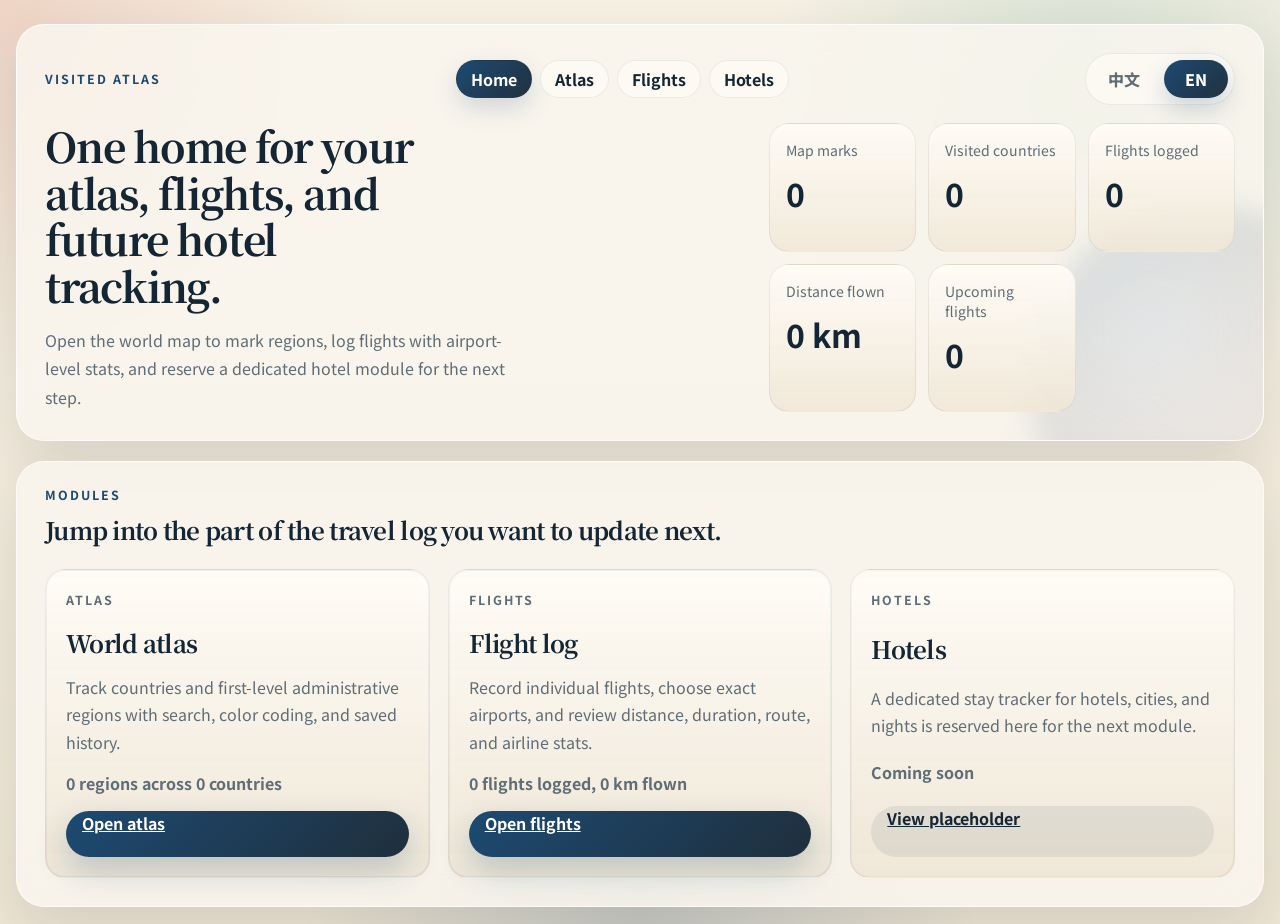
<file: index.html>
<!doctype html>
<html lang="en">
  <head>
    <meta charset="utf-8" />
    <meta name="viewport" content="width=device-width, initial-scale=1" />
    <title>Travel dashboard</title>
    <link rel="preconnect" href="https://fonts.googleapis.com" />
    <link rel="preconnect" href="https://fonts.gstatic.com" crossorigin />
    <link
      href="https://fonts.googleapis.com/css2?family=Noto+Sans+SC:wght@400;500;700;800&family=Noto+Serif+SC:wght@600;700&display=swap"
      rel="stylesheet"
    />
    <link rel="stylesheet" href="./styles.css" />
  </head>
  <body>
    <div class="page-shell">
      <header class="hero panel portal-hero">
        <div class="hero-top">
          <p class="eyebrow" data-i18n="eyebrow">Visited Atlas</p>
          <nav class="page-nav" aria-label="Primary">
            <a class="nav-link is-current" href="./index.html" data-i18n="nav.home">Home</a>
            <a class="nav-link" href="./atlas.html" data-i18n="nav.atlas">Atlas</a>
            <a class="nav-link" href="./flights.html" data-i18n="nav.flights">Flights</a>
            <a class="nav-link" href="./stays.html" data-i18n="nav.stays">Hotels</a>
          </nav>
          <div
            class="language-switch"
            role="group"
            aria-label="Language switch"
            data-i18n-aria-label="languageSwitchAria"
          >
            <button type="button" class="lang-button" data-lang="zh">中文</button>
            <button type="button" class="lang-button" data-lang="en">EN</button>
          </div>
        </div>

        <div class="hero-copy portal-copy">
          <div>
            <h1 data-i18n="portal.heroTitle">
              One home for your atlas, flights, and future hotel tracking.
            </h1>
            <p class="hero-text" data-i18n="portal.heroText">
              Open the world map to mark regions, log flights with airport-level stats, and
              reserve a dedicated hotel module for the next step.
            </p>
          </div>

          <div class="hero-metrics portal-metrics">
            <div class="metric-card">
              <span class="metric-label" data-i18n="portal.metrics.mapMarks">Map marks</span>
              <strong class="metric-value" id="homeMapMarks">0</strong>
            </div>
            <div class="metric-card">
              <span class="metric-label" data-i18n="portal.metrics.visitedCountries">
                Visited countries
              </span>
              <strong class="metric-value" id="homeVisitedCountries">0</strong>
            </div>
            <div class="metric-card">
              <span class="metric-label" data-i18n="portal.metrics.flights">Flights logged</span>
              <strong class="metric-value" id="homeFlights">0</strong>
            </div>
            <div class="metric-card">
              <span class="metric-label" data-i18n="portal.metrics.flightDistance">
                Distance flown
              </span>
              <strong class="metric-value" id="homeFlightDistance">0 km</strong>
            </div>
            <div class="metric-card">
              <span class="metric-label" data-i18n="portal.metrics.upcomingFlights">
                Upcoming flights
              </span>
              <strong class="metric-value" id="homeUpcomingFlights">0</strong>
            </div>
          </div>
        </div>
      </header>

      <section class="panel portal-module-panel">
        <div class="section-heading">
          <div>
            <p class="section-kicker" data-i18n="portal.modulesTitle">Modules</p>
            <h2 data-i18n="portal.modulesText">
              Jump into the part of the travel log you want to update next.
            </h2>
          </div>
        </div>

        <div class="portal-card-grid">
          <article class="portal-card portal-card-atlas">
            <p class="section-kicker" data-i18n="nav.atlas">Atlas</p>
            <h3 data-i18n="portal.cards.atlasTitle">World atlas</h3>
            <p data-i18n="portal.cards.atlasText">
              Track countries and first-level administrative regions with search, color coding,
              and saved history.
            </p>
            <p class="portal-card-meta" id="homeAtlasMeta">0 regions across 0 countries</p>
            <a class="primary-button" href="./atlas.html" data-i18n="portal.cards.atlasAction">
              Open atlas
            </a>
          </article>

          <article class="portal-card portal-card-flights">
            <p class="section-kicker" data-i18n="nav.flights">Flights</p>
            <h3 data-i18n="portal.cards.flightsTitle">Flight log</h3>
            <p data-i18n="portal.cards.flightsText">
              Record individual flights, choose exact airports, and review distance, duration,
              route, and airline stats.
            </p>
            <p class="portal-card-meta" id="homeFlightMeta">0 flights logged, 0 km flown</p>
            <a class="primary-button" href="./flights.html" data-i18n="portal.cards.flightsAction">
              Open flights
            </a>
          </article>

          <article class="portal-card portal-card-stays">
            <p class="section-kicker" data-i18n="nav.stays">Hotels</p>
            <h3 data-i18n="portal.cards.staysTitle">Hotels</h3>
            <p data-i18n="portal.cards.staysText">
              A dedicated stay tracker for hotels, cities, and nights is reserved here for the
              next module.
            </p>
            <p class="portal-card-meta" data-i18n="portal.cards.staysMeta">Coming soon</p>
            <a class="ghost-button" href="./stays.html" data-i18n="portal.cards.staysAction">
              View placeholder
            </a>
          </article>
        </div>
      </section>
    </div>

    <script type="module" src="./js/homePage.js"></script>
  </body>
</html>
</file>
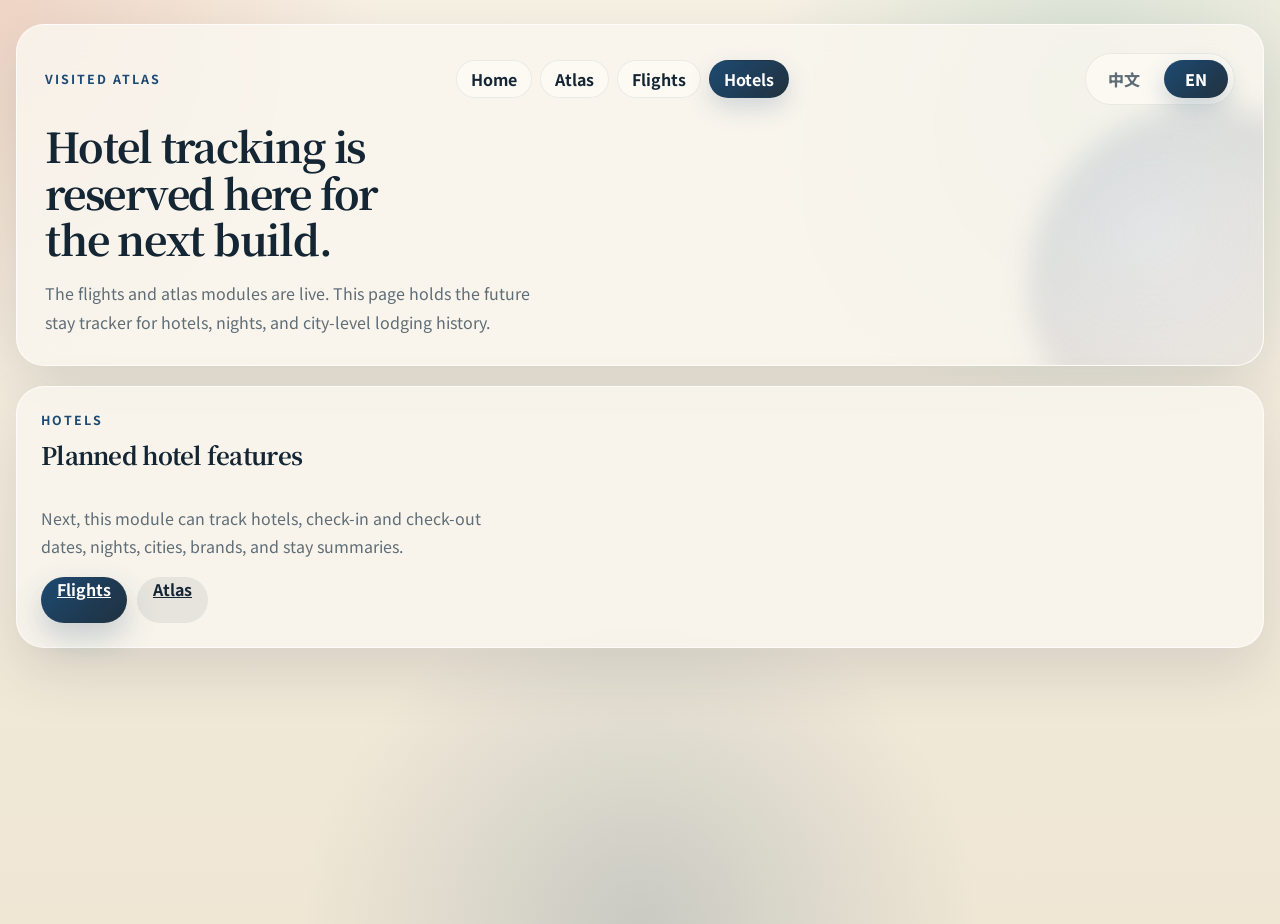
<file: stays.html>
<!doctype html>
<html lang="en">
  <head>
    <meta charset="utf-8" />
    <meta name="viewport" content="width=device-width, initial-scale=1" />
    <title>Hotel module</title>
    <link rel="preconnect" href="https://fonts.googleapis.com" />
    <link rel="preconnect" href="https://fonts.gstatic.com" crossorigin />
    <link
      href="https://fonts.googleapis.com/css2?family=Noto+Sans+SC:wght@400;500;700;800&family=Noto+Serif+SC:wght@600;700&display=swap"
      rel="stylesheet"
    />
    <link rel="stylesheet" href="./styles.css" />
  </head>
  <body>
    <div class="page-shell">
      <header class="hero panel stays-hero">
        <div class="hero-top">
          <p class="eyebrow" data-i18n="eyebrow">Visited Atlas</p>
          <nav class="page-nav" aria-label="Primary">
            <a class="nav-link" href="./index.html" data-i18n="nav.home">Home</a>
            <a class="nav-link" href="./atlas.html" data-i18n="nav.atlas">Atlas</a>
            <a class="nav-link" href="./flights.html" data-i18n="nav.flights">Flights</a>
            <a class="nav-link is-current" href="./stays.html" data-i18n="nav.stays">Hotels</a>
          </nav>
          <div
            class="language-switch"
            role="group"
            aria-label="Language switch"
            data-i18n-aria-label="languageSwitchAria"
          >
            <button type="button" class="lang-button" data-lang="zh">中文</button>
            <button type="button" class="lang-button" data-lang="en">EN</button>
          </div>
        </div>

        <div class="hero-copy">
          <div>
            <h1 data-i18n="stays.heroTitle">Hotel tracking is reserved here for the next build.</h1>
            <p class="hero-text" data-i18n="stays.heroText">
              The flights and atlas modules are live. This page holds the future stay tracker for
              hotels, nights, and city-level lodging history.
            </p>
          </div>
        </div>
      </header>

      <section class="panel stays-placeholder-panel">
        <div class="section-heading">
          <div>
            <p class="section-kicker" data-i18n="nav.stays">Hotels</p>
            <h2 data-i18n="stays.panelTitle">Planned hotel features</h2>
          </div>
        </div>
        <p class="hero-text" data-i18n="stays.panelText">
          Next, this module can track hotels, check-in and check-out dates, nights, cities,
          brands, and stay summaries.
        </p>
        <div class="stays-placeholder-actions">
          <a class="primary-button" href="./flights.html" data-i18n="nav.flights">Flights</a>
          <a class="ghost-button" href="./atlas.html" data-i18n="nav.atlas">Atlas</a>
        </div>
      </section>
    </div>

    <script type="module" src="./js/staysPage.js"></script>
  </body>
</html>
</file>
<file: styles.css>
:root {
  --bg: #f5efe3;
  --bg-deep: #e7dac3;
  --panel: rgba(250, 246, 239, 0.84);
  --panel-strong: rgba(255, 252, 246, 0.94);
  --ink: #142534;
  --muted: #5f6d76;
  --line: rgba(20, 37, 52, 0.12);
  --shadow: 0 24px 60px rgba(20, 37, 52, 0.12);
  --resident: #c65239;
  --travel: #19887b;
  --transit: #d29b2b;
  --accent: #1d4a72;
  --country-fill: #d9d9d0;
  --country-stroke: rgba(20, 37, 52, 0.32);
  --selected-country: #284f71;
  --selected-region: #143c5a;
  --empty-map: #ebe2d1;
  --success: #1a6b53;
  --warning: #8c5c0f;
  --danger: #8e2f23;
  --radius-xl: 28px;
  --radius-lg: 20px;
  --radius-md: 14px;
  --radius-sm: 12px;
  --ease: 180ms ease;
}

*,
*::before,
*::after {
  box-sizing: border-box;
}

html {
  color-scheme: light;
}

body {
  margin: 0;
  min-height: 100vh;
  color: var(--ink);
  font-family: "Noto Sans SC", sans-serif;
  background:
    radial-gradient(circle at top left, rgba(198, 82, 57, 0.18), transparent 24%),
    radial-gradient(circle at 85% 10%, rgba(25, 136, 123, 0.15), transparent 24%),
    radial-gradient(circle at bottom, rgba(29, 74, 114, 0.18), transparent 30%),
    linear-gradient(180deg, #f7f1e4 0%, #efe6d4 100%);
}

button,
input,
select,
textarea,
a {
  font: inherit;
}

button,
a {
  cursor: pointer;
}

.page-shell {
  width: min(1440px, calc(100vw - 32px));
  margin: 24px auto 48px;
  display: grid;
  gap: 20px;
}

.panel {
  background: var(--panel);
  border: 1px solid rgba(255, 255, 255, 0.72);
  border-radius: var(--radius-xl);
  box-shadow: var(--shadow);
  backdrop-filter: blur(18px);
}

.hero {
  padding: 28px;
  position: relative;
  overflow: hidden;
}

.hero-top {
  position: relative;
  z-index: 1;
  display: flex;
  align-items: center;
  justify-content: space-between;
  gap: 16px;
  margin-bottom: 18px;
}

.hero::after {
  content: "";
  position: absolute;
  inset: auto -10% -30% auto;
  width: 360px;
  height: 360px;
  border-radius: 50%;
  background:
    linear-gradient(145deg, rgba(29, 74, 114, 0.16), rgba(198, 82, 57, 0.06)),
    radial-gradient(circle at 35% 35%, rgba(255, 255, 255, 0.65), transparent 48%);
  filter: blur(14px);
}

.hero-copy {
  position: relative;
  z-index: 1;
  display: grid;
  grid-template-columns: minmax(0, 1.35fr) minmax(320px, 0.9fr);
  gap: 24px;
  align-items: end;
}

.archive-page-intro {
  position: relative;
  z-index: 1;
  display: flex;
  align-items: end;
  justify-content: space-between;
  gap: 20px;
}

.eyebrow,
.section-kicker {
  margin: 0 0 8px;
  text-transform: uppercase;
  letter-spacing: 0.16em;
  font-size: 0.78rem;
  font-weight: 700;
  color: var(--accent);
}

.hero-top .eyebrow {
  margin-bottom: 0;
}

.language-switch {
  display: inline-flex;
  gap: 8px;
  padding: 6px;
  border-radius: 999px;
  background: rgba(255, 252, 246, 0.72);
  border: 1px solid rgba(20, 37, 52, 0.08);
}

.page-nav {
  display: inline-flex;
  flex-wrap: wrap;
  align-items: center;
  justify-content: center;
  gap: 8px;
}

.nav-link {
  min-height: 38px;
  padding: 0 14px;
  display: inline-flex;
  align-items: center;
  justify-content: center;
  border-radius: 999px;
  color: var(--ink);
  text-decoration: none;
  font-weight: 700;
  background: rgba(255, 252, 246, 0.7);
  border: 1px solid rgba(20, 37, 52, 0.08);
  transition: transform var(--ease), background var(--ease), color var(--ease),
    box-shadow var(--ease);
}

.nav-link:hover {
  transform: translateY(-1px);
}

.nav-link.is-current {
  background: linear-gradient(135deg, rgba(29, 74, 114, 1), rgba(20, 37, 52, 0.94));
  color: #fff;
  box-shadow: 0 10px 24px rgba(29, 74, 114, 0.18);
}

.lang-button {
  min-height: 38px;
  min-width: 64px;
  padding: 0 14px;
  border: 0;
  border-radius: 999px;
  background: transparent;
  color: var(--muted);
  font-weight: 800;
  letter-spacing: 0.02em;
  transition: background var(--ease), color var(--ease), transform var(--ease), box-shadow var(--ease);
}

.lang-button:hover {
  transform: translateY(-1px);
}

.lang-button.is-active {
  background: linear-gradient(135deg, rgba(29, 74, 114, 1), rgba(20, 37, 52, 0.94));
  color: #fff;
  box-shadow: 0 10px 24px rgba(29, 74, 114, 0.22);
}

.hero h1,
.section-heading h2,
.selection-card h3,
.map-header h2 {
  margin: 0;
  font-family: "Noto Serif SC", serif;
  letter-spacing: -0.03em;
}

.hero h1 {
  font-size: clamp(2rem, 4vw, 3.8rem);
  line-height: 1.08;
  max-width: 12ch;
}

html[lang="en"] .hero h1 {
  font-size: clamp(1.8rem, 3.2vw, 3rem);
  line-height: 1.14;
  max-width: 16ch;
}

.hero-text {
  margin: 16px 0 0;
  max-width: 62ch;
  font-size: 1rem;
  line-height: 1.8;
  color: var(--muted);
}

html[lang="en"] .hero-text {
  max-width: 54ch;
}

.hero-metrics {
  display: grid;
  grid-template-columns: repeat(2, minmax(0, 1fr));
  gap: 12px;
}

.metric-card {
  padding: 16px;
  border-radius: var(--radius-lg);
  background: linear-gradient(180deg, rgba(255, 252, 246, 0.95), rgba(240, 231, 214, 0.88));
  border: 1px solid rgba(20, 37, 52, 0.08);
}

.metric-label {
  display: block;
  color: var(--muted);
  font-size: 0.88rem;
}

.metric-value {
  display: block;
  margin-top: 10px;
  font-size: 2rem;
}

.continent-switch {
  padding: 24px 28px 28px;
}

.section-heading {
  display: flex;
  align-items: end;
  justify-content: space-between;
  gap: 16px;
}

.section-heading.compact {
  align-items: start;
}

.status-pill {
  margin: 0;
  padding: 10px 14px;
  border-radius: 999px;
  background: rgba(20, 37, 52, 0.08);
  color: var(--muted);
  font-size: 0.88rem;
  font-weight: 700;
}

.status-pill.loading {
  color: var(--warning);
  background: rgba(210, 155, 43, 0.14);
}

.status-pill.success {
  color: var(--success);
  background: rgba(26, 107, 83, 0.12);
}

.status-pill.error {
  color: var(--danger);
  background: rgba(142, 47, 35, 0.12);
}

.continent-tabs {
  margin-top: 22px;
  display: flex;
  flex-wrap: wrap;
  gap: 10px;
}

.tab-button {
  border: 0;
  padding: 12px 16px;
  border-radius: 999px;
  background: rgba(20, 37, 52, 0.08);
  color: var(--ink);
  font-weight: 700;
  transition: transform var(--ease), background var(--ease), color var(--ease), box-shadow var(--ease);
}

.tab-button:hover {
  transform: translateY(-1px);
}

.tab-button.is-active {
  background: linear-gradient(135deg, rgba(29, 74, 114, 0.96), rgba(20, 37, 52, 0.9));
  color: #fff;
  box-shadow: 0 14px 30px rgba(29, 74, 114, 0.24);
}

.app-grid {
  display: grid;
  grid-template-columns: minmax(320px, 360px) minmax(0, 1fr);
  gap: 20px;
  align-items: start;
}

.controls-panel {
  padding: 24px;
  display: grid;
  gap: 20px;
  position: sticky;
  top: 18px;
}

.control-form,
.saved-panel,
.legend-block {
  display: grid;
  gap: 14px;
}

.field {
  display: grid;
  gap: 8px;
}

.field-row {
  display: grid;
  grid-template-columns: repeat(2, minmax(0, 1fr));
  gap: 12px;
}

.field span {
  font-size: 0.92rem;
  font-weight: 700;
}

.field-hint {
  margin: 0;
  color: rgba(20, 37, 52, 0.64);
  font-size: 0.86rem;
  line-height: 1.45;
}

.field input,
.field select,
.field textarea {
  width: 100%;
  min-height: 48px;
  border-radius: var(--radius-sm);
  border: 1px solid rgba(20, 37, 52, 0.12);
  background: var(--panel-strong);
  padding: 0 14px;
  color: var(--ink);
  outline: none;
  transition: border-color var(--ease), box-shadow var(--ease), transform var(--ease);
}

.field select {
  appearance: none;
  -webkit-appearance: none;
  -moz-appearance: none;
  cursor: pointer;
  padding-right: 48px;
  background-color: rgba(255, 252, 246, 0.97);
  background-image:
    linear-gradient(180deg, rgba(255, 255, 255, 0.66), rgba(255, 255, 255, 0)),
    url("data:image/svg+xml,%3Csvg xmlns='http://www.w3.org/2000/svg' width='14' height='14' viewBox='0 0 14 14' fill='none'%3E%3Cpath d='M3 5.25 7 9l4-3.75' stroke='%23143C5A' stroke-width='1.5' stroke-linecap='round' stroke-linejoin='round'/%3E%3C/svg%3E");
  background-repeat: no-repeat, no-repeat;
  background-position: 0 0, calc(100% - 16px) 50%;
  background-size: auto, 14px 14px;
  box-shadow:
    inset 0 1px 0 rgba(255, 255, 255, 0.72),
    inset 0 -1px 0 rgba(20, 37, 52, 0.04);
}

.field select:hover {
  border-color: rgba(29, 74, 114, 0.3);
  transform: translateY(-1px);
}

.field select option {
  color: var(--ink);
  background: #fffaf2;
}

.field textarea {
  min-height: 116px;
  padding: 14px;
  resize: vertical;
}

.field input:focus,
.field select:focus {
  border-color: rgba(29, 74, 114, 0.44);
  box-shadow: 0 0 0 4px rgba(29, 74, 114, 0.11);
}

.search-results {
  display: grid;
  gap: 8px;
  min-height: 0;
}

.search-results:not(:empty) {
  padding: 10px;
  border-radius: 24px;
  border: 1px solid rgba(20, 37, 52, 0.1);
  background:
    linear-gradient(180deg, rgba(255, 252, 246, 0.98), rgba(244, 236, 223, 0.92));
  box-shadow:
    inset 0 1px 0 rgba(255, 255, 255, 0.72),
    0 18px 36px rgba(20, 37, 52, 0.08);
}

.result-chip,
.saved-chip,
.mini-action,
.outline-button {
  border: 1px solid rgba(20, 37, 52, 0.1);
  border-radius: 999px;
  background: rgba(255, 252, 246, 0.94);
  color: var(--ink);
}

.result-chip {
  width: 100%;
  display: flex;
  align-items: start;
  justify-content: space-between;
  gap: 14px;
  padding: 12px 14px;
  text-align: left;
  border-radius: 16px;
  font-size: 0.92rem;
  font-weight: 600;
  background:
    linear-gradient(135deg, rgba(255, 252, 246, 0.98), rgba(232, 221, 204, 0.88));
}

.search-results .saved-chip {
  display: block;
  padding: 12px 14px;
  border-radius: 16px;
  font-size: 0.88rem;
  line-height: 1.45;
}

.result-chip-main {
  min-width: 0;
  display: grid;
  gap: 5px;
}

.result-chip-title {
  display: block;
  line-height: 1.35;
}

.result-chip-meta {
  display: block;
  color: var(--muted);
  font-size: 0.82rem;
  font-weight: 500;
  line-height: 1.5;
}

.result-chip-badge {
  flex: none;
  padding: 4px 9px;
  border-radius: 999px;
  background: rgba(20, 37, 52, 0.08);
  color: var(--accent);
  font-size: 0.74rem;
  font-weight: 800;
  letter-spacing: 0.03em;
  text-transform: uppercase;
}

.form-actions,
.selection-actions {
  display: flex;
  flex-wrap: wrap;
  gap: 10px;
}

.primary-button,
.ghost-button,
.quick-action,
.remove-button {
  min-height: 46px;
  padding: 0 16px;
  border-radius: 999px;
  font-weight: 700;
  border: 0;
  transition: transform var(--ease), box-shadow var(--ease), background var(--ease), color var(--ease);
}

.primary-button {
  background: linear-gradient(135deg, rgba(29, 74, 114, 1), rgba(20, 37, 52, 0.95));
  color: #fff;
  box-shadow: 0 14px 32px rgba(29, 74, 114, 0.24);
}

.ghost-button {
  background: rgba(20, 37, 52, 0.08);
  color: var(--ink);
}

.primary-button:hover,
.ghost-button:hover,
.quick-action:hover,
.remove-button:hover,
.saved-item:hover,
.result-chip:hover {
  transform: translateY(-1px);
}

.selection-card {
  padding: 18px;
  border-radius: var(--radius-lg);
  background:
    linear-gradient(135deg, rgba(255, 252, 246, 0.98), rgba(235, 226, 209, 0.9));
  border: 1px solid rgba(20, 37, 52, 0.08);
  display: grid;
  gap: 16px;
}

.selection-card h3 {
  font-size: 1.28rem;
}

.selection-card p {
  margin: 10px 0 0;
  color: var(--muted);
  line-height: 1.7;
}

.quick-action {
  background: rgba(20, 37, 52, 0.08);
  color: var(--ink);
}

.quick-action[data-type="resident"] {
  background: rgba(198, 82, 57, 0.12);
  color: var(--danger);
}

.quick-action[data-type="travel"] {
  background: rgba(25, 136, 123, 0.12);
  color: var(--success);
}

.quick-action[data-type="transit"] {
  background: rgba(210, 155, 43, 0.14);
  color: var(--warning);
}

.quick-action.is-active {
  box-shadow: inset 0 0 0 2px rgba(20, 37, 52, 0.18);
}

.legend-block {
  padding: 16px;
  border-radius: var(--radius-lg);
  background: rgba(255, 252, 246, 0.72);
  border: 1px solid rgba(20, 37, 52, 0.08);
}

.legend-item {
  display: grid;
  grid-template-columns: 14px minmax(0, 1fr);
  gap: 12px;
  align-items: start;
}

.legend-item strong,
.saved-item strong {
  display: block;
}

.legend-item p,
.saved-item p,
.map-meta {
  margin: 6px 0 0;
  color: var(--muted);
  line-height: 1.6;
}

.legend-swatch {
  width: 14px;
  height: 14px;
  margin-top: 5px;
  border-radius: 50%;
}

.legend-swatch.resident {
  background: var(--resident);
}

.legend-swatch.travel {
  background: var(--travel);
}

.legend-swatch.transit {
  background: var(--transit);
}

.saved-list {
  display: grid;
  gap: 10px;
}

.archive-summary {
  display: grid;
  grid-template-columns: repeat(3, minmax(0, 1fr));
  gap: 10px;
}

.archive-stat {
  padding: 14px;
  border-radius: var(--radius-md);
  background: rgba(255, 252, 246, 0.86);
  border: 1px solid rgba(20, 37, 52, 0.08);
}

.archive-stat strong,
.archive-stat span {
  display: block;
}

.archive-stat strong {
  font-size: 1.35rem;
}

.archive-stat span {
  margin-top: 6px;
  color: var(--muted);
  font-size: 0.84rem;
  line-height: 1.45;
}

.archive-link {
  display: inline-flex;
  align-items: center;
  justify-content: center;
  text-decoration: none;
}

.archive-page-panel {
  padding: 24px 28px 28px;
}

.archive-filter-row {
  display: flex;
  align-items: end;
  justify-content: space-between;
  gap: 20px;
}

.archive-filter-field {
  width: min(360px, 100%);
}

.archive-page-list {
  display: grid;
  gap: 18px;
  margin-top: 22px;
}

.archive-country-group {
  padding: 18px;
  border-radius: var(--radius-lg);
  background: rgba(255, 252, 246, 0.7);
  border: 1px solid rgba(20, 37, 52, 0.08);
}

.archive-country-header {
  display: flex;
  align-items: end;
  justify-content: space-between;
  gap: 12px;
  margin-bottom: 12px;
}

.archive-country-header h3 {
  margin: 0;
  font-family: "Noto Serif SC", serif;
  font-size: 1.4rem;
  letter-spacing: -0.02em;
}

.archive-country-header p {
  margin: 8px 0 0;
  color: var(--muted);
}

.archive-country-list {
  display: grid;
  gap: 10px;
}

.archive-entry {
  display: flex;
  align-items: center;
  justify-content: space-between;
  gap: 16px;
  padding: 14px;
  border-radius: var(--radius-md);
  border: 1px solid rgba(20, 37, 52, 0.08);
  background: rgba(255, 252, 246, 0.92);
}

.archive-entry-copy {
  min-width: 0;
}

.archive-entry-copy strong {
  display: block;
}

.archive-date {
  color: var(--muted);
  font-size: 0.82rem;
  line-height: 1.4;
}

.archive-back-link,
.archive-open-button {
  display: inline-flex;
  align-items: center;
  justify-content: center;
  text-decoration: none;
}

.saved-empty {
  padding: 16px;
  border-radius: var(--radius-md);
  background: rgba(20, 37, 52, 0.05);
  color: var(--muted);
}

.saved-empty.compact {
  padding: 12px 14px;
  font-size: 0.86rem;
}

.portal-copy {
  align-items: stretch;
}

.portal-metrics {
  grid-template-columns: repeat(3, minmax(0, 1fr));
}

.portal-module-panel {
  padding: 24px 28px 28px;
}

.portal-card-grid {
  margin-top: 22px;
  display: grid;
  grid-template-columns: repeat(3, minmax(0, 1fr));
  gap: 18px;
}

.portal-card {
  padding: 20px;
  border-radius: var(--radius-lg);
  border: 1px solid rgba(20, 37, 52, 0.08);
  background:
    linear-gradient(180deg, rgba(255, 252, 246, 0.98), rgba(238, 229, 213, 0.9));
  display: grid;
  gap: 14px;
}

.portal-card h3 {
  margin: 0;
  font-family: "Noto Serif SC", serif;
  font-size: 1.5rem;
  letter-spacing: -0.03em;
}

.portal-card p {
  margin: 0;
  color: var(--muted);
  line-height: 1.7;
}

.portal-card-meta {
  font-weight: 700;
  color: var(--ink);
}

.portal-card-atlas {
  box-shadow: inset 0 0 0 1px rgba(29, 74, 114, 0.06);
}

.portal-card-flights {
  box-shadow: inset 0 0 0 1px rgba(25, 136, 123, 0.08);
}

.portal-card-stays {
  box-shadow: inset 0 0 0 1px rgba(210, 155, 43, 0.08);
}

.flight-grid {
  display: grid;
  grid-template-columns: minmax(360px, 420px) minmax(0, 1fr);
  gap: 20px;
  align-items: start;
}

.flight-form-panel,
.flight-stats-panel,
.flight-history-panel,
.stays-placeholder-panel {
  padding: 24px;
}

.flight-form-panel {
  position: sticky;
  top: 18px;
  display: grid;
  gap: 16px;
}

.flight-form-text {
  margin: 0;
  color: var(--muted);
  line-height: 1.7;
}

.airport-suggestion-list {
  display: grid;
  gap: 8px;
}

.airport-suggestion {
  width: 100%;
  padding: 12px 14px;
  text-align: left;
  display: grid;
  gap: 4px;
  border: 1px solid rgba(20, 37, 52, 0.08);
  border-radius: 16px;
  background:
    linear-gradient(135deg, rgba(255, 252, 246, 0.96), rgba(235, 226, 209, 0.88));
}

.airport-suggestion strong {
  font-size: 0.96rem;
  color: var(--ink);
}

.airport-suggestion span {
  color: var(--muted);
  font-size: 0.84rem;
  line-height: 1.45;
}

.airport-selection-chip {
  min-height: 0;
  padding: 12px 14px;
  border-radius: 16px;
  background: rgba(255, 252, 246, 0.86);
  border: 1px solid rgba(20, 37, 52, 0.08);
  display: flex;
  align-items: center;
  justify-content: space-between;
  gap: 12px;
  color: var(--ink);
}

.airport-clear-button {
  min-height: 38px;
  padding: 0 14px;
}

.flight-dashboard {
  gap: 20px;
}

.flight-metrics {
  grid-template-columns: repeat(3, minmax(0, 1fr));
}

.flight-insight-grid {
  display: grid;
  grid-template-columns: repeat(3, minmax(0, 1fr));
  gap: 14px;
}

.flight-insight-card,
.flight-ranking-panel {
  padding: 18px;
  border-radius: var(--radius-lg);
  border: 1px solid rgba(20, 37, 52, 0.08);
  background: rgba(255, 252, 246, 0.82);
}

.flight-insight-card h3 {
  margin: 0;
  font-family: "Noto Serif SC", serif;
  font-size: 1.42rem;
  letter-spacing: -0.03em;
}

.flight-insight-meta {
  margin: 10px 0 0;
  color: var(--muted);
}

.flight-summary-grid {
  margin-top: 18px;
  display: grid;
  grid-template-columns: repeat(3, minmax(0, 1fr));
  gap: 14px;
}

.flight-ranking-list,
.flight-history-list {
  display: grid;
  gap: 10px;
}

.flight-ranking-item {
  display: flex;
  align-items: center;
  justify-content: space-between;
  gap: 12px;
  padding: 12px 0;
  border-bottom: 1px solid rgba(20, 37, 52, 0.08);
}

.flight-ranking-item:last-child {
  border-bottom: 0;
  padding-bottom: 0;
}

.flight-ranking-copy {
  min-width: 0;
  display: grid;
  gap: 4px;
}

.flight-ranking-copy strong {
  display: block;
}

.flight-ranking-copy span {
  color: var(--muted);
  font-size: 0.86rem;
}

.flight-history-card {
  padding: 18px;
  border-radius: var(--radius-lg);
  background: rgba(255, 252, 246, 0.86);
  border: 1px solid rgba(20, 37, 52, 0.08);
  display: flex;
  align-items: start;
  justify-content: space-between;
  gap: 16px;
}

.flight-history-copy {
  min-width: 0;
  display: grid;
  gap: 8px;
}

.flight-history-heading {
  display: flex;
  align-items: center;
  flex-wrap: wrap;
  gap: 10px;
}

.flight-history-heading h3 {
  margin: 0;
  font-family: "Noto Serif SC", serif;
  font-size: 1.35rem;
  letter-spacing: -0.03em;
}

.flight-route,
.flight-history-meta,
.flight-airport-meta,
.flight-notes {
  margin: 0;
  color: var(--muted);
  line-height: 1.6;
}

.flight-route {
  color: var(--ink);
  font-weight: 700;
}

.flight-notes {
  color: var(--ink);
}

.flight-history-actions {
  display: flex;
  flex-wrap: wrap;
  gap: 10px;
}

.flight-filter-field {
  width: min(220px, 100%);
}

.stays-placeholder-panel {
  display: grid;
  gap: 16px;
}

.stays-placeholder-actions {
  display: flex;
  flex-wrap: wrap;
  gap: 10px;
}

.saved-item {
  display: flex;
  align-items: start;
  justify-content: space-between;
  gap: 14px;
  padding: 14px;
  border-radius: var(--radius-md);
  border: 1px solid rgba(20, 37, 52, 0.08);
  background: rgba(255, 252, 246, 0.82);
  transition: transform var(--ease), border-color var(--ease), box-shadow var(--ease);
}

.saved-item.is-selected {
  border-color: rgba(29, 74, 114, 0.32);
  box-shadow: 0 14px 28px rgba(29, 74, 114, 0.1);
}

.saved-item button {
  background: transparent;
}

.saved-item-trigger {
  all: unset;
  flex: 1;
  display: block;
  cursor: pointer;
}

.saved-item-trigger p {
  margin: 6px 0 0;
}

.saved-meta {
  display: flex;
  flex-wrap: wrap;
  gap: 8px;
  margin-top: 8px;
}

.saved-chip {
  padding: 5px 10px;
  font-size: 0.78rem;
}

.saved-chip.resident {
  color: var(--danger);
  background: rgba(198, 82, 57, 0.1);
}

.saved-chip.travel {
  color: var(--success);
  background: rgba(25, 136, 123, 0.1);
}

.saved-chip.transit {
  color: var(--warning);
  background: rgba(210, 155, 43, 0.12);
}

.remove-button {
  min-height: 38px;
  padding: 0 14px;
  background: rgba(20, 37, 52, 0.08);
  color: var(--ink);
}

.maps-column {
  display: grid;
  gap: 20px;
}

.map-card {
  padding: 24px;
  animation: liftIn 420ms ease both;
}

.map-header {
  display: flex;
  align-items: end;
  justify-content: space-between;
  gap: 18px;
  margin-bottom: 18px;
}

.map-stage {
  position: relative;
  min-height: 420px;
  padding: 16px;
  border-radius: calc(var(--radius-lg) + 6px);
  background:
    linear-gradient(180deg, rgba(235, 226, 209, 0.4), rgba(255, 252, 246, 0.92)),
    radial-gradient(circle at top right, rgba(29, 74, 114, 0.09), transparent 22%);
  border: 1px solid rgba(20, 37, 52, 0.08);
  overflow: hidden;
}

.detail-stage {
  min-height: 500px;
}

.map-zoom-controls {
  position: absolute;
  top: 24px;
  right: 24px;
  z-index: 3;
  display: grid;
  gap: 10px;
}

.map-zoom-button {
  width: 48px;
  height: 48px;
  padding: 0;
  display: grid;
  place-items: center;
  border: 1px solid rgba(20, 37, 52, 0.16);
  border-radius: 16px;
  background: rgba(255, 252, 246, 0.92);
  box-shadow: 0 12px 30px rgba(20, 37, 52, 0.12);
  color: var(--ink);
  font-size: 1.65rem;
  font-weight: 700;
  line-height: 1;
  transition: transform var(--ease), box-shadow var(--ease), border-color var(--ease),
    background var(--ease), color var(--ease), opacity var(--ease);
}

.map-zoom-button:hover:not(:disabled) {
  transform: translateY(-1px);
  border-color: rgba(20, 37, 52, 0.28);
  box-shadow: 0 16px 34px rgba(20, 37, 52, 0.15);
}

.map-zoom-button:disabled {
  opacity: 0.45;
  cursor: not-allowed;
  box-shadow: none;
}

svg {
  width: 100%;
  height: 100%;
  display: block;
}

.continent-country,
.admin-region,
.admin-region-hit {
  cursor: pointer;
  vector-effect: non-scaling-stroke;
  transition: fill var(--ease), opacity var(--ease), stroke var(--ease), transform var(--ease);
}

.continent-country:hover,
.admin-region:hover {
  opacity: 0.92;
}

.continent-country.is-selected {
  stroke: rgba(255, 255, 255, 0.92);
  stroke-width: 1.8px;
}

.admin-region.is-selected {
  stroke: rgba(255, 255, 255, 0.96);
  stroke-width: 1.8px;
}

.country-region-fills {
  pointer-events: none;
}

.admin-region-hit {
  fill: transparent;
  stroke: transparent;
  stroke-linecap: round;
  stroke-linejoin: round;
  pointer-events: all;
}

.map-empty-state {
  display: grid;
  place-items: center;
  min-height: 100%;
  text-align: center;
  color: var(--muted);
  padding: 32px;
}

.tooltip {
  position: fixed;
  z-index: 30;
  max-width: 260px;
  padding: 10px 12px;
  border-radius: 14px;
  background: rgba(20, 37, 52, 0.92);
  color: #fff;
  pointer-events: none;
  box-shadow: 0 18px 48px rgba(20, 37, 52, 0.28);
  font-size: 0.88rem;
  line-height: 1.5;
}

.tooltip strong {
  display: block;
  font-size: 0.94rem;
}

@keyframes liftIn {
  from {
    opacity: 0;
    transform: translateY(10px);
  }

  to {
    opacity: 1;
    transform: translateY(0);
  }
}

@media (max-width: 1100px) {
  .hero-copy,
  .app-grid,
  .flight-grid,
  .portal-card-grid,
  .flight-insight-grid,
  .flight-summary-grid {
    grid-template-columns: 1fr;
  }

  .archive-page-intro,
  .archive-filter-row,
  .archive-entry {
    align-items: start;
    flex-direction: column;
  }

  .controls-panel {
    position: static;
  }

  .flight-form-panel {
    position: static;
  }
}

@media (max-width: 720px) {
  .page-shell {
    width: min(100vw - 20px, 1440px);
    margin: 10px auto 28px;
    gap: 14px;
  }

  .hero,
  .continent-switch,
  .controls-panel,
  .map-card {
    padding: 18px;
  }

  .hero-top {
    align-items: start;
    flex-direction: column;
  }

  .page-nav {
    justify-content: start;
  }

  .hero-metrics {
    grid-template-columns: repeat(2, minmax(0, 1fr));
  }

  .archive-summary {
    grid-template-columns: 1fr;
  }

  .section-heading,
  .map-header {
    align-items: start;
    flex-direction: column;
  }

  .field-row,
  .flight-history-card {
    grid-template-columns: 1fr;
    flex-direction: column;
  }

  .portal-card-grid,
  .flight-summary-grid,
  .flight-insight-grid {
    gap: 12px;
  }

  .map-stage {
    min-height: 340px;
    padding: 10px;
  }

  .detail-stage {
    min-height: 380px;
  }
}
</file>
